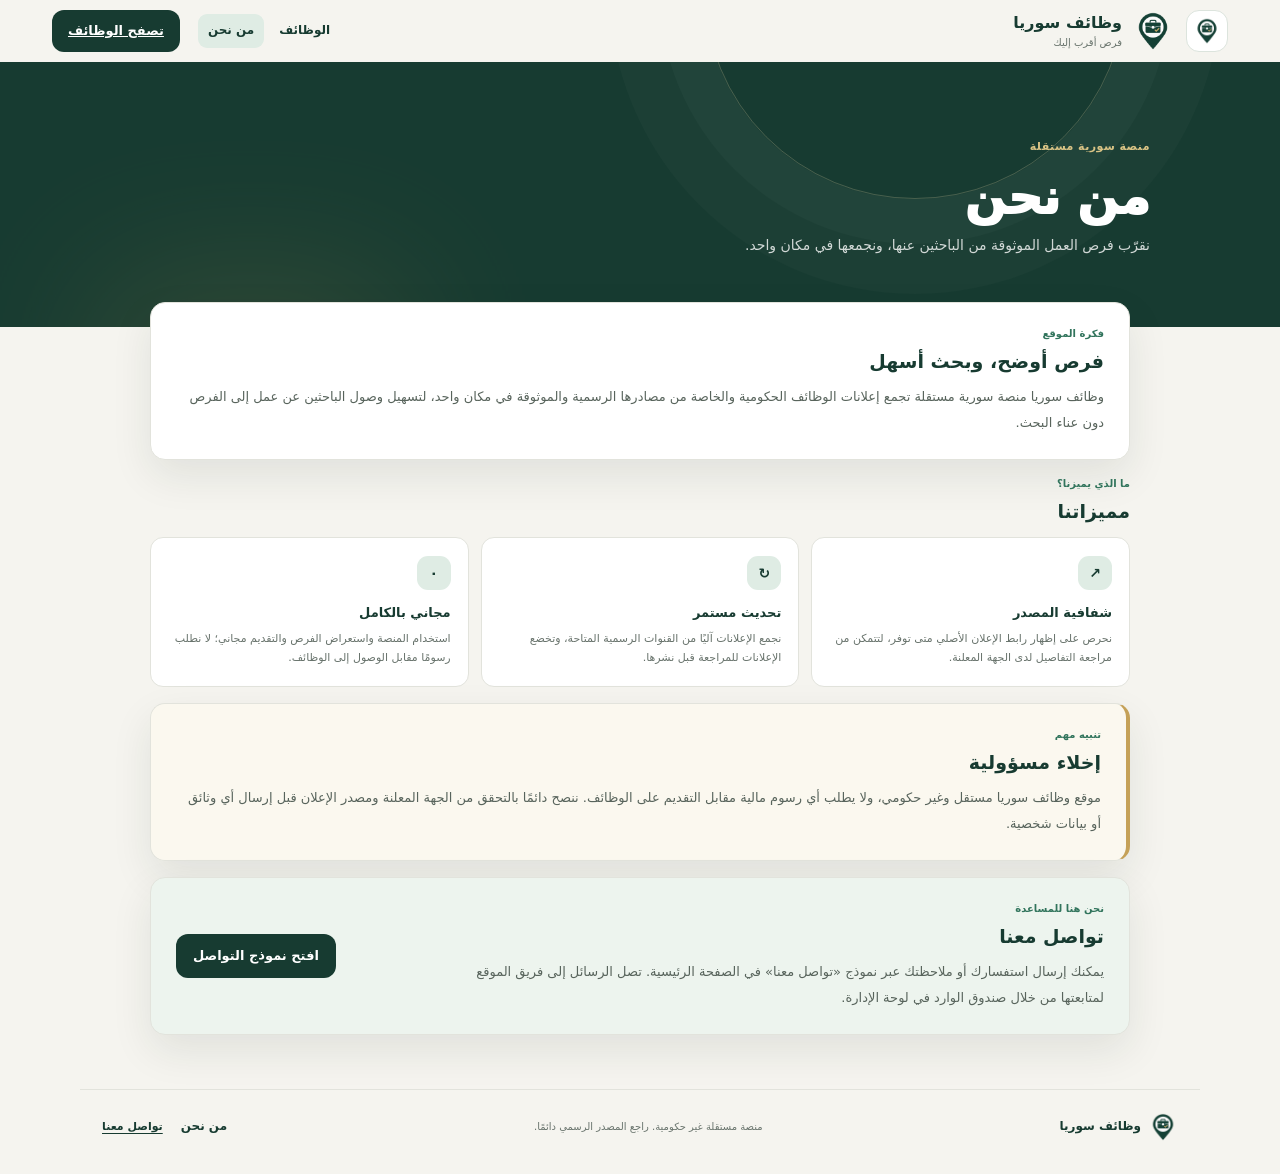
<file: about.html>
<!doctype html>
<html lang="ar" dir="rtl">
<head>
  <meta charset="UTF-8">
  <meta name="viewport" content="width=device-width, initial-scale=1, viewport-fit=cover">
  <meta name="theme-color" content="#173b31">
  <meta name="description" content="تعرف على منصة وظائف سوريا المستقلة، مصادر الإعلانات، ومبادئ الشفافية والسلامة والتواصل.">
  <link rel="canonical" href="https://jobs-syria-2026.vercel.app/about.html">
  <meta property="og:type" content="website">
  <meta property="og:title" content="من نحن | وظائف سوريا">
  <meta property="og:description" content="تعرف على منصة وظائف سوريا المستقلة، مصادر الإعلانات، ومبادئ الشفافية والسلامة والتواصل.">
  <meta property="og:url" content="https://jobs-syria-2026.vercel.app/about.html">
  <meta property="og:site_name" content="وظائف سوريا">
  <meta property="og:image" content="https://jobs-syria-2026.vercel.app/assets/brand-mark.png">
  <meta name="twitter:card" content="summary">
  <meta name="twitter:title" content="من نحن | وظائف سوريا">
  <meta name="twitter:description" content="تعرف على منصة وظائف سوريا المستقلة، مصادر الإعلانات، ومبادئ الشفافية والسلامة والتواصل.">
  <meta name="twitter:image" content="https://jobs-syria-2026.vercel.app/assets/brand-mark.png">
  <title>من نحن | وظائف سوريا</title>
  <link rel="icon" href="/favicon.png" type="image/png" sizes="512x512">
  <link rel="apple-touch-icon" href="/icons/icon-192.png">
  <link rel="manifest" href="manifest.json">
  <link rel="stylesheet" href="css/style.css">
</head>
<body class="about-body">
  <header class="site-header">
    <div class="header-brand-group">
      <a class="admin-gateway" href="admin.html" aria-label="لوحة التحكم"><img class="admin-gateway-mark" src="/assets/brand-mark.png" alt=""></a>
      <a class="brand brand-home" href="index.html" aria-label="وظائف سوريا، الرئيسية"><img class="site-logo" src="/assets/brand-mark.png" alt=""><span><strong>وظائف سوريا</strong><small>فرص أقرب إليك</small></span></a>
    </div>
    <nav class="main-nav" aria-label="القائمة الرئيسية"><a href="index.html#job-listings">الوظائف</a><a href="about.html" aria-current="page">من نحن</a></nav>
    <a class="btn btn-header-add about-header-cta" href="index.html#job-listings">تصفح الوظائف</a>
  </header>

  <main>
    <section class="about-hero" aria-labelledby="aboutTitle">
      <div class="about-hero-inner">
        <span class="about-kicker">منصة سورية مستقلة</span>
        <h1 id="aboutTitle">من نحن</h1>
        <p>نقرّب فرص العمل الموثوقة من الباحثين عنها، ونجمعها في مكان واحد.</p>
      </div>
    </section>

    <div class="about-shell">
      <section class="about-panel" aria-labelledby="aboutIdea">
        <span class="about-section-tag">فكرة الموقع</span>
        <h2 id="aboutIdea">فرص أوضح، وبحث أسهل</h2>
        <p>وظائف سوريا منصة سورية مستقلة تجمع إعلانات الوظائف الحكومية والخاصة من مصادرها الرسمية والموثوقة في مكان واحد، لتسهيل وصول الباحثين عن عمل إلى الفرص دون عناء البحث.</p>
      </section>

      <section aria-labelledby="aboutFeatures">
        <span class="about-section-tag">ما الذي يميزنا؟</span>
        <h2 id="aboutFeatures" class="about-section-heading">مميزاتنا</h2>
        <div class="about-features">
          <article class="about-feature">
            <span class="about-feature-mark" aria-hidden="true">↗</span>
            <h3>شفافية المصدر</h3>
            <p>نحرص على إظهار رابط الإعلان الأصلي متى توفر، لتتمكن من مراجعة التفاصيل لدى الجهة المعلنة.</p>
          </article>
          <article class="about-feature">
            <span class="about-feature-mark" aria-hidden="true">↻</span>
            <h3>تحديث مستمر</h3>
            <p>نجمع الإعلانات آليًا من القنوات الرسمية المتاحة، وتخضع الإعلانات للمراجعة قبل نشرها.</p>
          </article>
          <article class="about-feature">
            <span class="about-feature-mark" aria-hidden="true">٠</span>
            <h3>مجاني بالكامل</h3>
            <p>استخدام المنصة واستعراض الفرص والتقديم مجاني؛ لا نطلب رسومًا مقابل الوصول إلى الوظائف.</p>
          </article>
        </div>
      </section>

      <section class="about-panel about-disclaimer" aria-labelledby="aboutDisclaimer">
        <span class="about-section-tag">تنبيه مهم</span>
        <h2 id="aboutDisclaimer">إخلاء مسؤولية</h2>
        <p>موقع وظائف سوريا مستقل وغير حكومي، ولا يطلب أي رسوم مالية مقابل التقديم على الوظائف. ننصح دائمًا بالتحقق من الجهة المعلنة ومصدر الإعلان قبل إرسال أي وثائق أو بيانات شخصية.</p>
      </section>

      <section class="about-panel about-contact" aria-labelledby="aboutContact">
        <div>
          <span class="about-section-tag">نحن هنا للمساعدة</span>
          <h2 id="aboutContact">تواصل معنا</h2>
          <p>يمكنك إرسال استفسارك أو ملاحظتك عبر نموذج «تواصل معنا» في الصفحة الرئيسية. تصل الرسائل إلى فريق الموقع لمتابعتها من خلال صندوق الوارد في لوحة الإدارة.</p>
        </div>
        <a class="btn btn-primary" href="index.html?contact=1#contactFooter">افتح نموذج التواصل</a>
      </section>
    </div>
  </main>

  <footer class="site-footer about-footer">
    <a class="brand footer-brand" href="index.html" aria-label="وظائف سوريا"><img class="footer-site-logo" src="/assets/brand-mark.png" alt=""><strong>وظائف سوريا</strong></a>
    <span>منصة مستقلة غير حكومية. راجع المصدر الرسمي دائمًا.</span>
    <nav class="footer-links" aria-label="روابط الموقع"><a class="footer-about" href="about.html" aria-current="page">من نحن</a><a class="footer-contact" href="index.html?contact=1#contactFooter">تواصل معنا</a></nav>
  </footer>
</body>
</html>
</file>
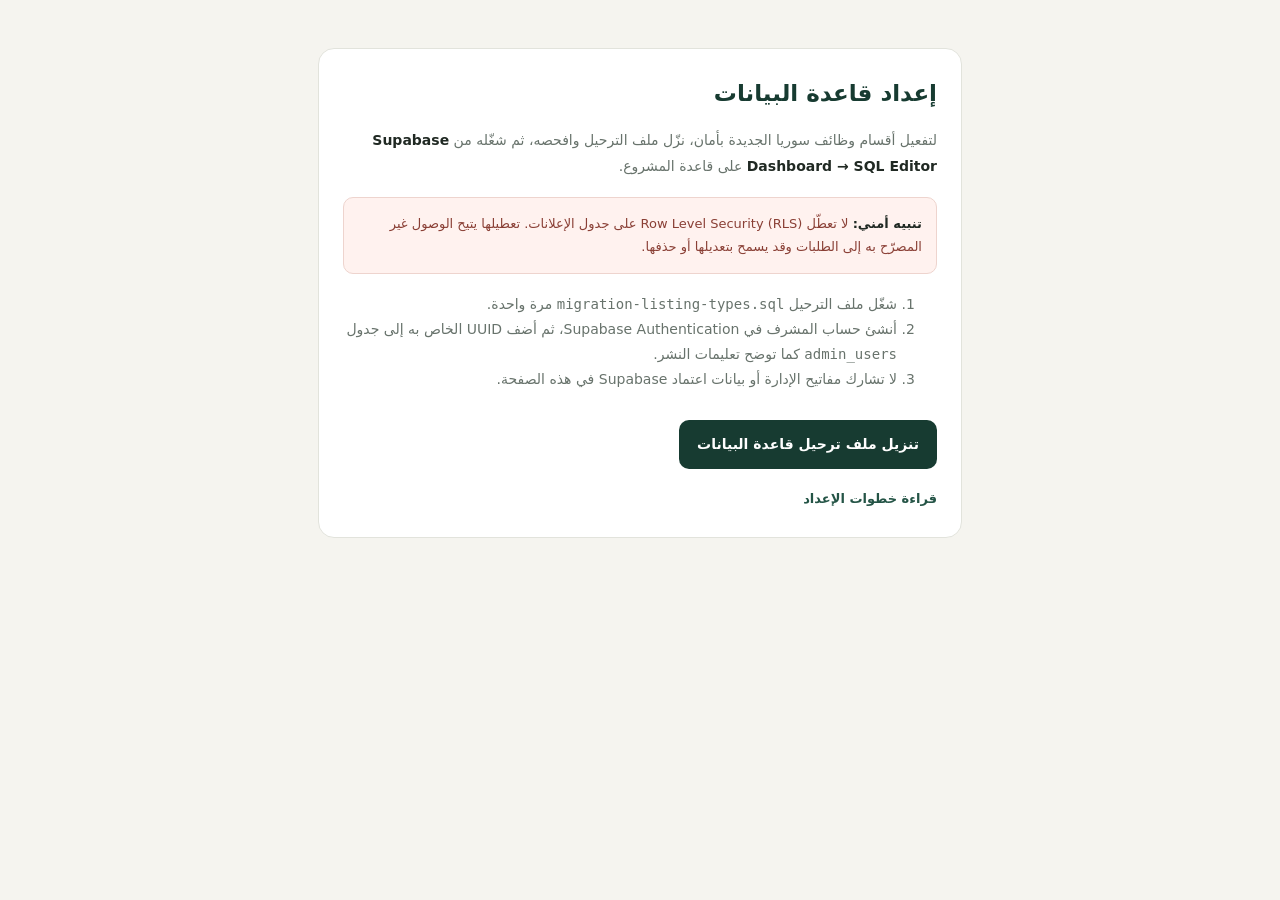
<file: copy-sql.html>
<!doctype html>
<html lang="ar" dir="rtl">
<head>
  <meta charset="UTF-8">
  <meta name="viewport" content="width=device-width, initial-scale=1">
  <meta name="robots" content="noindex,nofollow">
  <meta name="theme-color" content="#173b31">
  <title>إعداد قاعدة البيانات | وظائف سوريا</title>
  <style>
    :root{font-family:Tahoma,"Segoe UI",system-ui,sans-serif;color:#202923;background:#f5f4ef}*{box-sizing:border-box}body{max-width:680px;margin:0 auto;padding:24px 18px 60px;line-height:1.8}main{margin-top:24px;padding:24px;border:1px solid #e2e3dc;border-radius:16px;background:white}h1{font-size:23px;color:#173b31;margin:0 0 12px}p,li{font-size:14px;color:#68736c}strong{color:#202923}.warning{margin:18px 0;padding:14px;border-radius:10px;background:#fff2ef;border:1px solid #eed4ce;color:#8a3f35;font-size:13px}.button{display:inline-block;margin-top:12px;padding:12px 18px;border-radius:10px;background:#173b31;color:#fff;text-decoration:none;font-size:14px;font-weight:bold}.back{display:inline-block;margin-top:18px;color:#245446;font-size:13px;font-weight:bold;text-decoration:none}code{direction:ltr;unicode-bidi:embed}
  </style>
</head>
<body><main>
  <h1>إعداد قاعدة البيانات</h1>
  <p>لتفعيل أقسام وظائف سوريا الجديدة بأمان، نزّل ملف الترحيل وافحصه، ثم شغّله من <strong>Supabase Dashboard → SQL Editor</strong> على قاعدة المشروع.</p>
  <div class="warning"><strong>تنبيه أمني:</strong> لا تعطّل Row Level Security (RLS) على جدول الإعلانات. تعطيلها يتيح الوصول غير المصرّح به إلى الطلبات وقد يسمح بتعديلها أو حذفها.</div>
  <ol><li>شغّل ملف الترحيل <code>migration-listing-types.sql</code> مرة واحدة.</li><li>أنشئ حساب المشرف في Supabase Authentication، ثم أضف UUID الخاص به إلى جدول <code>admin_users</code> كما توضح تعليمات النشر.</li><li>لا تشارك مفاتيح الإدارة أو بيانات اعتماد Supabase في هذه الصفحة.</li></ol>
  <a class="button" href="supabase/migration-listing-types.sql" download>تنزيل ملف ترحيل قاعدة البيانات</a>
  <br><a class="back" href="supabase/DEPLOYMENT.md">قراءة خطوات الإعداد</a>
</main></body></html>
</file>
<file: css/style.css>
:root{--forest:#173b31;--forest-2:#245446;--green:#31745c;--mint:#dfece4;--gold:#c5a158;--gold-pale:#f2ead7;--ink:#202923;--muted:#68736c;--paper:#f5f4ef;--white:#fff;--line:#e2e3dc;--danger:#974c3c;--shadow:0 16px 42px rgba(27,48,38,.09);font-family:Tahoma,"Segoe UI",system-ui,sans-serif;color-scheme:light}*{box-sizing:border-box}html{scroll-behavior:smooth}body{margin:0;background:var(--paper);color:var(--ink);font-family:Tahoma,"Segoe UI",system-ui,sans-serif;line-height:1.65}button,input,select,textarea{font:inherit}button,select{cursor:pointer}.sr-only{position:absolute;width:1px;height:1px;padding:0;margin:-1px;overflow:hidden;clip:rect(0,0,0,0);white-space:nowrap;border:0}.site-header{height:76px;max-width:1220px;margin:auto;padding:0 30px;display:flex;justify-content:space-between;align-items:center}.brand{display:flex;align-items:center;gap:10px;text-decoration:none;color:var(--forest)}.brand>span:last-child{display:flex;flex-direction:column;line-height:1.3}.brand strong{font-size:16px;font-weight:900}.brand small{font-size:10px;color:var(--muted);margin-top:3px}.brand-mark{width:39px;height:39px;border-radius:14px 14px 14px 4px;background:var(--forest);color:white;display:grid;place-items:center;font-size:21px;font-weight:bold}.btn{border:0;border-radius:12px;padding:11px 17px;font-size:13px;font-weight:800;transition:transform .16s,background .16s,color .16s}.btn:hover{transform:translateY(-1px)}.btn-outline{background:transparent;border:1px solid #9aafa3;color:var(--forest)}.hero{min-height:330px;position:relative;overflow:hidden;background:var(--forest);color:#fff;display:flex;align-items:center;padding:48px max(calc((100vw - 1160px)/2),7vw);isolation:isolate}.hero:before{content:"";position:absolute;z-index:-1;width:460px;height:460px;border:1px solid rgba(229,212,167,.18);border-radius:50%;right:54%;top:-290px;box-shadow:0 0 0 50px rgba(255,255,255,.025),0 0 0 105px rgba(255,255,255,.02)}.hero:after{content:"";position:absolute;z-index:-1;width:330px;height:330px;background:var(--gold);opacity:.10;filter:blur(85px);left:4%;bottom:-250px}.hero-copy{max-width:580px}.eyebrow{text-transform:none;letter-spacing:.03em;color:var(--green);font-size:11px;font-weight:900}.hero .eyebrow{color:#d4c08c}.hero h1{font-size:clamp(28px,4.6vw,48px);line-height:1.35;letter-spacing:-1.1px;margin:10px 0 12px;font-weight:1000}.hero h1 span{color:#d9c385}.hero p{margin:0 0 23px;color:rgba(255,255,255,.76);font-size:14px;max-width:510px}.btn-light{background:#fff;color:var(--forest);padding:12px 19px}.btn-light span{margin-right:8px}.hero-stamp{position:absolute;left:max(calc((100vw - 1120px)/2),9vw);top:70px;width:130px;height:130px;border-radius:50%;border:1px solid rgba(255,255,255,.28);display:flex;flex-direction:column;justify-content:center;align-items:center;transform:rotate(-9deg);color:#fff}.hero-stamp span{font-size:9px;letter-spacing:3px;color:#d9c385}.hero-stamp b{font-size:21px;line-height:1.2;text-align:center;margin-top:4px}.hero-stamp i{position:absolute;width:10px;height:10px;background:var(--gold);border-radius:50%;right:9px;top:16px}.hero-line{position:absolute;inset:auto 0 0;height:4px;background:linear-gradient(90deg,transparent 2%,var(--gold) 50%,transparent 98%);opacity:.75}.content-shell{max-width:1120px;margin:-26px auto 50px;position:relative;padding:0 22px}.section-tabs{display:grid;grid-template-columns:repeat(3,1fr);background:#fff;border:1px solid var(--line);border-radius:15px;box-shadow:var(--shadow);overflow:hidden}.section-tab{position:relative;min-height:91px;border:0;border-left:1px solid var(--line);background:#fff;color:var(--ink);text-align:right;padding:18px 58px 15px 16px;font-size:14px;font-weight:900}.section-tab:last-child{border-left:0}.section-tab .tab-number{position:absolute;right:18px;top:20px;color:#b2b9b2;font-size:12px;font-weight:700}.section-tab small{display:block;color:var(--muted);font-size:10px;font-weight:400;margin-top:3px}.section-tab.active{background:#f7faf7;color:var(--forest)}.section-tab.active:after{content:"";position:absolute;bottom:0;right:18px;left:18px;height:3px;border-radius:3px 3px 0 0;background:var(--gold)}.section-tab.active .tab-number{color:var(--gold)}.search-panel{display:grid;grid-template-columns:minmax(230px,1.4fr) 1fr 1fr auto;gap:9px;padding:16px;margin:16px 0 33px;border:1px solid var(--line);border-radius:14px;background:#fff}.search-panel label{min-width:0}.search-panel input,.search-panel select{width:100%;height:43px;border:1px solid var(--line);border-radius:9px;padding:0 12px;background:#fbfbf9;color:var(--ink);font-size:12px;outline:none}.search-panel input:focus,.search-panel select:focus,.field-label input:focus,.field-label select:focus,.field-label textarea:focus{border-color:var(--green);box-shadow:0 0 0 3px rgba(49,116,92,.12)}.search-field{position:relative}.search-field input{padding-right:39px}.search-icon{position:absolute;right:13px;top:2px;color:var(--green);font-size:25px;line-height:38px}.btn-search{background:var(--mint);color:var(--forest);white-space:nowrap;padding:0 16px}.results-heading{display:flex;align-items:end;justify-content:space-between;border-bottom:1px solid var(--line);padding-bottom:12px;margin-bottom:15px}.results-heading h2{font-size:22px;color:var(--forest);margin:2px 0 0;line-height:1.35}.result-count{font-size:12px;color:var(--muted);padding-bottom:4px}.cards{display:grid;grid-template-columns:repeat(2,minmax(0,1fr));gap:13px}.card{position:relative;background:#fff;border:1px solid var(--line);border-radius:14px;padding:18px 18px 14px;overflow:hidden;transition:box-shadow .18s,border-color .18s}.card:hover{border-color:#b6c7bc;box-shadow:0 12px 28px rgba(27,48,38,.07)}.card:before{content:"";position:absolute;inset:0 0 0 auto;width:3px;background:var(--green)}.card.seeker:before{background:var(--gold)}.card-top{display:flex;align-items:center;justify-content:space-between;gap:10px}.listing-badge{border-radius:999px;padding:4px 9px;background:var(--mint);color:var(--forest);font-size:10px;font-weight:900}.card.seeker .listing-badge{background:var(--gold-pale);color:#795c24}.date-label{font-size:10px;color:var(--muted)}.card h3{font-size:16px;margin:12px 0 3px;line-height:1.45;color:var(--ink)}.card-org{font-size:12px;color:var(--muted);margin:0}.badges{display:flex;flex-wrap:wrap;gap:6px;margin:11px 0 9px}.badge{font-size:10px;padding:4px 9px;border-radius:999px;background:#f3f5f1;color:#52645a}.badge.gold{background:var(--gold-pale);color:#795c24}.card-description{font-size:12px;line-height:1.85;color:#657068;margin:8px 0 12px;white-space:pre-line;overflow-wrap:anywhere}.card-meta{display:flex;justify-content:space-between;align-items:center;gap:10px;border-top:1px solid #eef0eb;padding-top:11px;font-size:10px;color:var(--muted)}.card-meta a{color:var(--forest);font-weight:900;text-decoration:none}.card-meta a:hover{text-decoration:underline}.empty{padding:58px 18px;text-align:center;border:1px dashed #cbd1c8;border-radius:15px;background:rgba(255,255,255,.45)}.empty[hidden],.modal-bg[hidden],#jobFields[hidden],#seekerFields[hidden]{display:none}.empty-mark{width:42px;height:42px;border-radius:50%;display:grid;place-items:center;margin:0 auto 10px;background:#eaf0ea;color:var(--green);font-weight:bold;font-size:22px}.empty h3{font-size:17px;color:var(--forest);margin:0 0 5px}.empty p{font-size:12px;color:var(--muted);margin:0 auto 15px}.safety-note{display:flex;align-items:flex-start;gap:12px;margin-top:24px;padding:16px 18px;border-radius:12px;background:#f1ede2;border:1px solid #e9e1ce}.safety-icon{display:grid;place-items:center;flex:0 0 23px;height:23px;border-radius:50%;background:#e6d8b3;color:#65501e;font-size:14px;font-weight:900}.safety-note strong{font-size:12px;color:#594a28}.safety-note p{font-size:11px;color:#726b59;margin:3px 0 0;line-height:1.7}.site-footer{max-width:1120px;margin:0 auto;padding:20px 22px 75px;border-top:1px solid var(--line);display:flex;align-items:center;justify-content:space-between;gap:15px;color:var(--muted);font-size:10px}.footer-brand{gap:7px}.footer-brand strong{font-size:12px}.footer-brand .brand-mark{width:29px;height:29px;border-radius:10px 10px 10px 3px;font-size:16px}.site-footer>a:last-child{color:var(--forest);text-decoration:none;font-weight:bold}.modal-bg{position:fixed;inset:0;z-index:60;background:rgba(11,24,19,.60);display:flex;justify-content:center;align-items:center;padding:20px;backdrop-filter:blur(3px)}.modal{width:min(100%,590px);max-height:min(92dvh,850px);overflow:auto;background:#fff;border-radius:18px;padding:23px;border-top:4px solid var(--gold);box-shadow:0 30px 90px #101b1750}.modal-head{display:flex;justify-content:space-between;align-items:flex-start}.modal-head h2{margin:3px 0 0;color:var(--forest);font-size:21px}.modal-close{background:#f2f3ef;border:0;border-radius:50%;width:34px;height:34px;color:var(--muted);font-size:24px;line-height:1}.form-intro{font-size:12px;color:var(--muted);margin:10px 0 16px}.field-label{display:block;margin:0 0 12px;font-size:11px;font-weight:900;color:#3c4b41}.field-label input,.field-label select,.field-label textarea{display:block;width:100%;margin-top:5px;border:1px solid var(--line);border-radius:9px;background:#fbfbf9;padding:10px 11px;color:var(--ink);font-size:12px;font-weight:400;outline:none}.field-label textarea{resize:vertical;min-height:90px;line-height:1.7}.field-row{display:grid;grid-template-columns:1fr 1fr;gap:10px}.privacy-callout{display:flex;gap:8px;align-items:flex-start;margin:4px 0 13px;padding:10px 12px;border-radius:9px;background:#eff5ee;color:var(--forest);font-size:10px}.privacy-callout strong{white-space:nowrap}.privacy-callout span{color:#647368}.contact-consent,.review-note{font-size:10px;margin:-7px 0 10px;color:var(--muted)}.review-note{padding:8px 10px;border-radius:8px;background:#f6f1e3;color:#725d2d}.modal-actions{display:flex;gap:9px;margin-top:14px}.modal-actions .btn{flex:1}.btn-primary{background:var(--forest);color:#fff}.btn-primary:hover{background:#245446}.btn-quiet{background:#f1f2ef;color:var(--muted)}.form-message{font-size:12px;color:var(--forest);min-height:1em;margin:8px 0 0}.form-message.error{color:var(--danger)}@media(max-width:760px){.site-header{height:65px;padding:0 17px}.brand-mark{width:35px;height:35px}.hero{min-height:286px;padding:34px 23px 48px}.hero-copy{max-width:470px}.hero-stamp{left:20px;top:24px;width:78px;height:78px;opacity:.72}.hero-stamp b{font-size:13px}.hero-stamp span{font-size:7px}.hero-stamp i{width:6px;height:6px}.hero h1{font-size:32px;max-width:440px}.hero p{font-size:12px;max-width:410px}.content-shell{margin-top:-18px;padding:0 13px}.section-tab{min-height:78px;padding:14px 40px 12px 8px;font-size:11px}.section-tab .tab-number{right:12px;top:15px;font-size:10px}.section-tab small{font-size:9px;line-height:1.4}.section-tab.active:after{right:10px;left:10px}.search-panel{grid-template-columns:1fr 1fr;gap:8px;padding:11px;margin:12px 0 27px}.search-field{grid-column:1 / -1}.btn-search{height:40px}.cards{grid-template-columns:1fr}.card{padding:16px}.site-footer{flex-wrap:wrap;justify-content:center;text-align:center;padding-bottom:30px}.site-footer>span{order:3;width:100%}.modal-bg{align-items:flex-end;padding:0}.modal{width:100%;max-height:94dvh;border-radius:19px 19px 0 0;padding:19px 16px calc(18px + env(safe-area-inset-bottom,0px))}.modal h2{font-size:19px}}@media(max-width:390px){.hero h1{font-size:28px}.hero-stamp{width:64px;height:64px;left:12px;top:17px}.hero-stamp b{font-size:11px}.section-tab{padding-right:35px;font-size:10px}.section-tab small{font-size:8px}.results-heading h2{font-size:19px}}


/* Header gateway and contact form refinement */
.site-header{height:62px;padding-inline:22px}
.header-brand-group{display:flex;align-items:center;gap:12px;min-width:0}
.brand-home{min-width:0}
.admin-gateway{width:42px;height:42px;display:grid;place-items:center;border:1px solid #dce4dd;border-radius:13px;background:#fff;color:var(--forest);transition:background .18s,color .18s,transform .18s}
.admin-gateway:hover{background:var(--forest);color:#fff;transform:translateY(-1px)}
.admin-gateway svg{width:23px;height:23px;fill:none;stroke:currentColor;stroke-width:1.7;stroke-linecap:round;stroke-linejoin:round}
.btn-header-add{background:var(--forest);color:#fff;padding:10px 16px}
.btn-header-add:hover{background:var(--forest-2)}
.site-footer{padding-bottom:30px}
.footer-brand{color:var(--forest)}
.footer-contact{border:0;background:transparent;padding:7px 0;color:var(--forest);font:inherit;font-size:11px;font-weight:900;text-decoration:underline;text-underline-offset:3px;cursor:pointer}
.footer-contact:hover{color:var(--green)}
.contact-honeypot{position:absolute!important;left:-10000px!important;top:auto!important;width:1px!important;height:1px!important;overflow:hidden!important;opacity:0!important}
.contact-modal .field-label textarea{min-height:125px}
.contact-modal .field-label input{min-height:43px}
@media(max-width:760px){.site-header{height:58px;padding:0 14px}.header-brand-group{gap:8px}.admin-gateway{width:38px;height:38px;border-radius:12px}.admin-gateway svg{width:21px;height:21px}.btn-header-add{padding:9px 12px;font-size:12px}.site-footer{padding-bottom:30px;gap:10px}.site-footer>span{order:3;width:100%}}


/* Compact job cards and full-description dialog */
.card-description{display:-webkit-box;-webkit-box-orient:vertical;-webkit-line-clamp:3;overflow:hidden;margin-bottom:5px;line-height:1.75}
.card-more{display:inline-block;margin:0 0 11px;padding:0;border:0;background:none;color:var(--forest);font-size:11px;font-weight:900;text-decoration:underline;text-underline-offset:3px;cursor:pointer}
.card-more:hover{color:var(--green)}
.details-modal{max-width:620px}
.details-meta{margin:10px 0;padding:9px 11px;border-radius:8px;background:#f4f6f2;color:var(--muted);font-size:11px}
.details-description{max-height:55dvh;overflow:auto;margin:12px 0;color:var(--ink);font-size:13px;line-height:2;white-space:pre-wrap;overflow-wrap:anywhere}
.details-source{display:inline-block;margin-top:8px;color:var(--forest);font-size:12px;font-weight:900;text-decoration:none}
.details-source[hidden]{display:none}

/* Full-bleed home banner slider */
.banner-slider{position:relative;width:100%;height:clamp(230px,32vw,430px);overflow:hidden;background:#173b31;color:#fff;isolation:isolate}
.banner-track{position:absolute;inset:0}
.banner-slide{position:absolute;inset:0;opacity:0;visibility:hidden;transition:opacity .65s ease}
.banner-slide.active{opacity:1;visibility:visible;z-index:1}
.banner-slide img{display:block;width:100%;height:100%;object-fit:cover;object-position:center}
.banner-slide:after{content:"";position:absolute;inset:0;background:linear-gradient(90deg,rgba(8,28,21,.08),rgba(8,28,21,.08) 42%,rgba(8,28,21,.62))}
.banner-placeholder{height:100%;display:flex;flex-direction:column;align-items:flex-start;justify-content:center;padding-inline:max(calc((100vw - 1120px)/2),7vw);background:radial-gradient(ellipse at 18% 110%,rgba(197,161,88,.34),transparent 35%),linear-gradient(112deg,#245446,#173b31 62%,#102d25)}
.banner-placeholder span{font-size:12px;color:#e1cf9e;font-weight:900;letter-spacing:.05em}
.banner-placeholder strong{font-size:clamp(27px,4.2vw,47px);line-height:1.4;margin:9px 0;font-weight:1000}
.banner-placeholder small{font-size:13px;color:rgba(255,255,255,.8)}
.banner-arrow{position:absolute;z-index:3;top:50%;transform:translateY(-50%);width:44px;height:44px;border:1px solid rgba(255,255,255,.65);border-radius:50%;background:rgba(16,45,37,.58);color:#fff;font-size:32px;line-height:1;display:grid;place-items:center;backdrop-filter:blur(5px);cursor:pointer;transition:background .2s,transform .2s}
.banner-arrow:hover{background:var(--forest);transform:translateY(-50%) scale(1.06)}
.banner-prev{right:22px}.banner-next{left:22px}
.banner-dots{position:absolute;z-index:4;bottom:15px;left:50%;transform:translateX(-50%);display:flex;align-items:center;gap:8px;padding:7px 11px;border-radius:99px;background:rgba(15,34,28,.42);backdrop-filter:blur(5px)}
.banner-dots[hidden]{display:none}
.banner-dot{width:8px;height:8px;padding:0;border:0;border-radius:99px;background:rgba(255,255,255,.64);cursor:pointer;transition:width .2s,background .2s}
.banner-dot.active{width:22px;background:#fff}
.banner-arrow[hidden]{display:none}
@media(max-width:760px){.banner-slider{height:clamp(205px,55vw,330px)}.banner-placeholder{padding-inline:24px}.banner-placeholder strong{font-size:clamp(25px,7vw,36px)}.banner-placeholder small{max-width:80%;font-size:11px}.banner-arrow{width:36px;height:36px;font-size:27px}.banner-prev{right:12px}.banner-next{left:12px}.banner-dots{bottom:10px}}
@media(prefers-reduced-motion:reduce){.banner-slide,.banner-dot{transition:none}}

.banner-slider+.content-shell{margin:20px auto 50px}
.admin-gateway-mark{display:block;width:28px;height:28px;object-fit:contain}
.card-views{color:var(--muted);font-size:10px;white-space:nowrap}
.details-views{margin:8px 0;color:var(--muted);font-size:11px;font-weight:700}
@media(max-width:760px){.admin-gateway-mark{width:25px;height:25px}}

.site-logo{display:block;width:42px;height:42px;object-fit:contain;flex:0 0 auto}
.footer-site-logo{display:block;width:30px;height:30px;object-fit:contain;flex:0 0 auto}
@media(max-width:760px){.site-logo{width:38px;height:38px}.footer-site-logo{width:28px;height:28px}}

.contact-public-consent{display:flex;align-items:flex-start;gap:9px;margin:0 0 12px;color:var(--ink);font-size:11px;line-height:1.5}.contact-public-consent input{width:16px;height:16px;flex:0 0 auto;margin:2px 0 0;accent-color:var(--forest)}


/* Smart Apply actions */
.card-actions{margin:3px 0 12px}
.btn-smart-apply{display:block;width:100%;background:var(--forest);color:#fff;border:1px solid var(--forest);border-radius:10px;padding:10px 14px;font-size:12px;font-weight:900;text-align:center}
.btn-smart-apply:hover{background:var(--forest-2);border-color:var(--forest-2)}
.smart-apply-modal{max-width:460px}
.smart-apply-options{display:grid;gap:10px;margin-top:15px}
.smart-action{display:block;width:100%;padding:12px 14px;text-align:center;text-decoration:none;font-size:13px}
.smart-whatsapp{background:#16824a;color:#fff}
.smart-whatsapp:hover{background:#106a3c}
.smart-source{background:var(--forest);color:#fff}
.smart-source:hover{background:var(--forest-2)}
.smart-email{background:#f0f3ef;color:var(--forest);border:1px solid var(--line)}
.smart-email:hover{background:#e5ece6}
.smart-action[hidden]{display:none}
.smart-apply-fallback{margin:0;padding:13px;border-radius:9px;background:#f6f1e3;color:#725d2d;font-size:12px;text-align:center}
.contact-consent{line-height:1.7}

#editorWhatsappField[hidden]{display:none}

/* About page and site navigation */
.main-nav{display:flex;align-items:center;gap:5px;margin-inline-start:auto;margin-inline-end:18px;white-space:nowrap}
.main-nav a,.footer-about{border-radius:9px;padding:7px 10px;color:var(--forest);font-size:12px;font-weight:900;text-decoration:none;transition:background .16s,color .16s}
.main-nav a:hover,.main-nav a[aria-current="page"],.footer-about:hover{background:var(--mint);color:var(--forest)}
.main-nav a:focus-visible,.footer-about:focus-visible,.footer-contact:focus-visible{outline:3px solid rgba(49,116,92,.35);outline-offset:2px}
.footer-links{display:flex;align-items:center;gap:8px;white-space:nowrap}
.footer-contact{font-size:11px}
.footer-notifications{border:0;background:transparent;padding:7px 0;color:var(--forest);font:inherit;font-size:11px;font-weight:900;text-decoration:underline;text-underline-offset:3px;cursor:pointer}
.footer-notifications:hover{color:var(--green)}
.footer-notifications:disabled{opacity:.55;cursor:not-allowed}
.notification-status{max-width:1120px;margin:-18px auto 22px;padding:0 22px;color:var(--forest);font-size:11px;text-align:center}
.notification-status.error{color:var(--danger)}
.notification-status:empty{display:none}
.about-hero{position:relative;isolation:isolate;overflow:hidden;min-height:265px;display:flex;align-items:center;background:var(--forest);color:#fff;padding:42px 24px}
.about-hero:before{content:"";position:absolute;z-index:-1;width:420px;height:420px;right:12%;top:-285px;border:1px solid rgba(229,212,167,.24);border-radius:50%;box-shadow:0 0 0 45px rgba(255,255,255,.025),0 0 0 95px rgba(255,255,255,.02)}
.about-hero:after{content:"";position:absolute;z-index:-1;width:300px;height:300px;left:8%;bottom:-250px;background:var(--gold);opacity:.16;filter:blur(80px)}
.about-hero-inner{width:min(100%,1020px);margin:0 auto}
.about-kicker{display:inline-block;color:#d9c385;font-size:11px;font-weight:900;letter-spacing:.04em}
.about-hero h1{margin:8px 0 5px;font-size:clamp(32px,5vw,48px);line-height:1.3;font-weight:1000}
.about-hero p{max-width:600px;margin:0;color:rgba(255,255,255,.8);font-size:14px}
.about-shell{width:min(100% - 32px,980px);margin:-25px auto 54px;position:relative;display:grid;gap:16px}
.about-panel{padding:23px 25px;background:#fff;border:1px solid var(--line);border-radius:15px;box-shadow:var(--shadow)}
.about-panel h2{margin:0 0 9px;color:var(--forest);font-size:19px;line-height:1.45}
.about-panel p{margin:0;color:#58645c;font-size:13px;line-height:2}
.about-section-tag{display:block;margin-bottom:5px;color:var(--green);font-size:10px;font-weight:900}
.about-section-heading{margin:0 0 12px;color:var(--forest);font-size:19px;line-height:1.45}
.about-features{display:grid;grid-template-columns:repeat(3,minmax(0,1fr));gap:12px}
.about-feature{min-height:150px;padding:18px 17px;background:#fff;border:1px solid var(--line);border-radius:13px}
.about-feature-mark{display:grid;place-items:center;width:34px;height:34px;margin-bottom:12px;border-radius:11px;background:var(--mint);color:var(--forest);font-size:14px;font-weight:900}
.about-feature h3{margin:0 0 5px;color:var(--forest);font-size:13px}
.about-feature p{margin:0;color:var(--muted);font-size:11px;line-height:1.8}
.about-disclaimer{border-inline-start:4px solid var(--gold);background:#fbf8ef}
.about-contact{display:flex;align-items:center;justify-content:space-between;gap:18px;background:#edf4ee}
.about-contact p{max-width:640px}
.about-contact .btn{flex:0 0 auto;text-decoration:none}
.about-footer{padding-bottom:30px}
@media(max-width:760px){.main-nav{gap:0;margin-inline-end:6px}.main-nav a{padding:6px 7px;font-size:11px}.footer-links{gap:3px}.footer-links a,.footer-links button{font-size:11px}.about-hero{min-height:225px;padding:35px 21px}.about-hero p{font-size:12px}.about-shell{width:calc(100% - 26px);margin-top:-18px;gap:12px}.about-panel{padding:19px 17px}.about-panel h2{font-size:17px}.about-panel p{font-size:12px}.about-features{grid-template-columns:1fr;gap:9px}.about-feature{min-height:0;padding:15px}.about-feature-mark{float:right;margin:0 0 0 11px}.about-contact{display:block}.about-contact .btn{display:inline-block;margin-top:12px}.about-footer{justify-content:space-between}}
@media(max-width:390px){.site-header{gap:3px}.main-nav a:first-child{display:none}.main-nav{margin-inline-end:3px}.main-nav a{padding-inline:5px;font-size:10px}.btn-header-add{padding:8px 9px;font-size:11px}}
</file>
